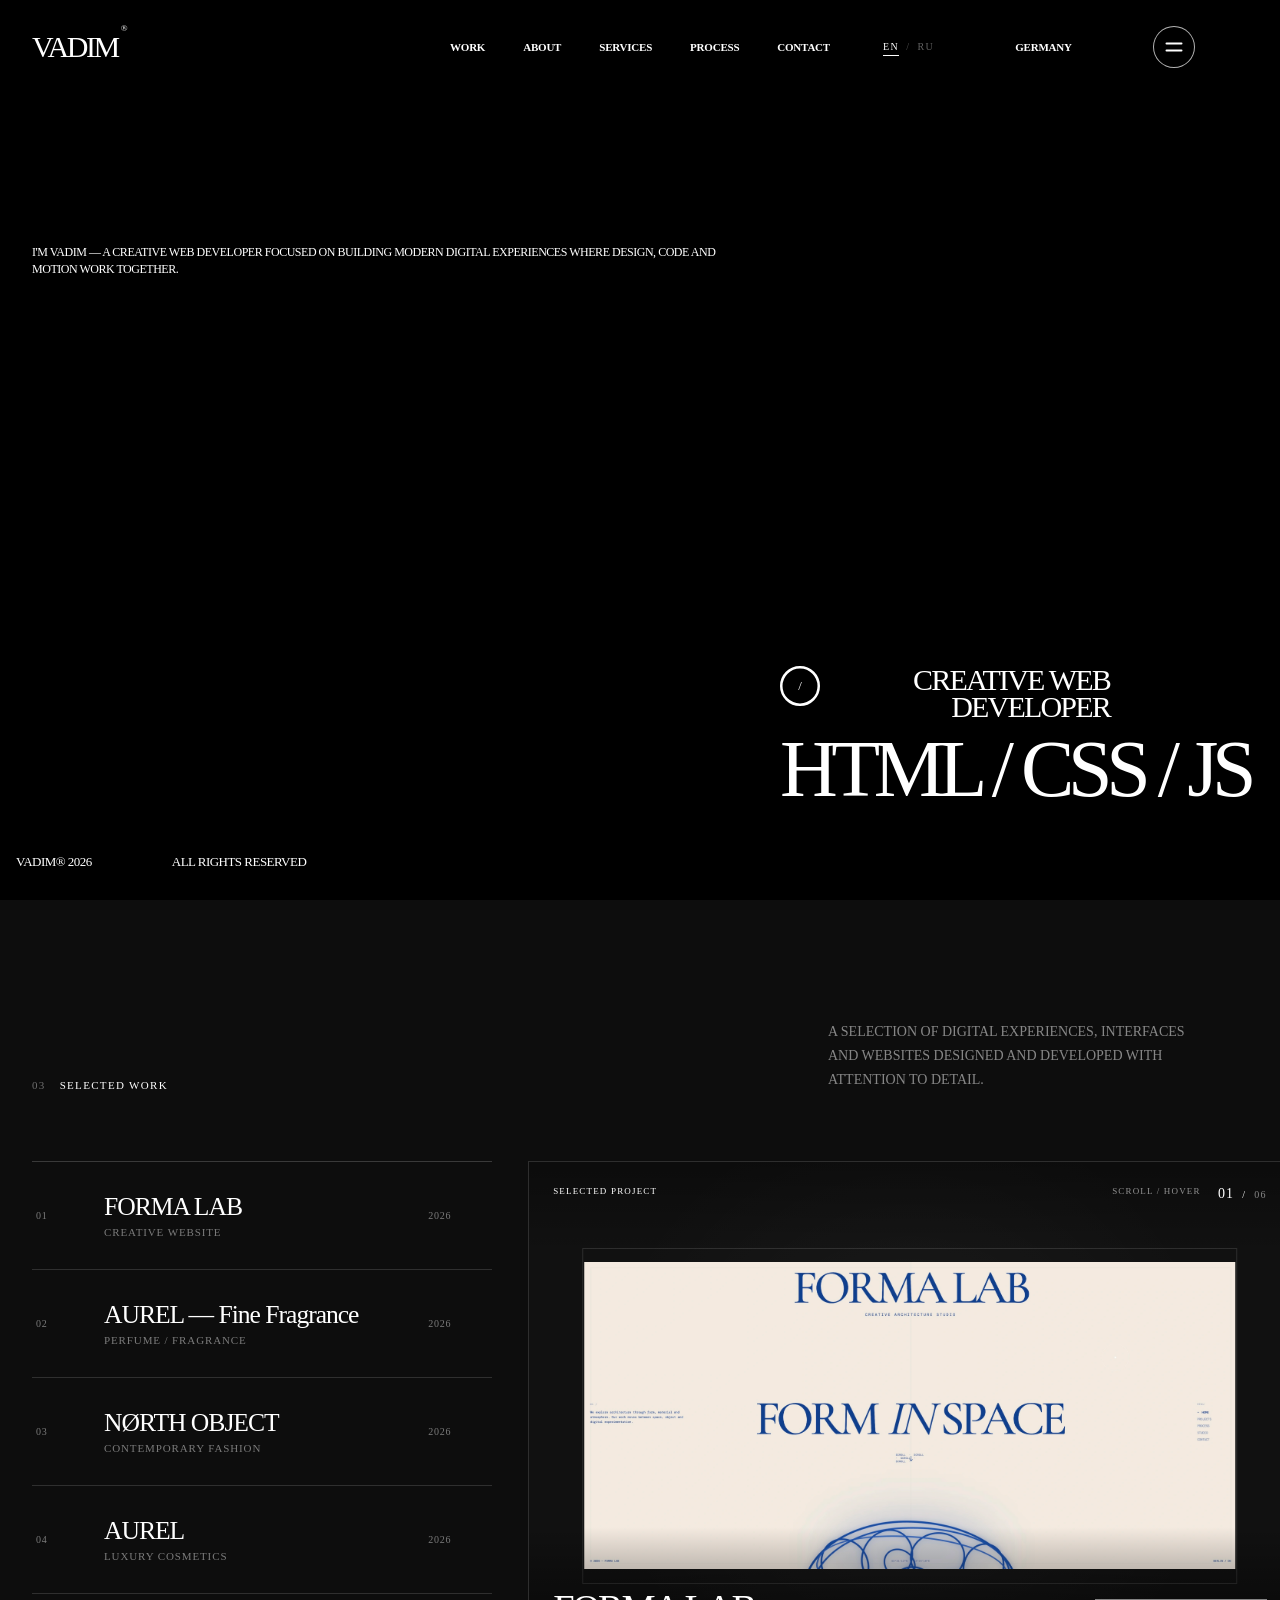
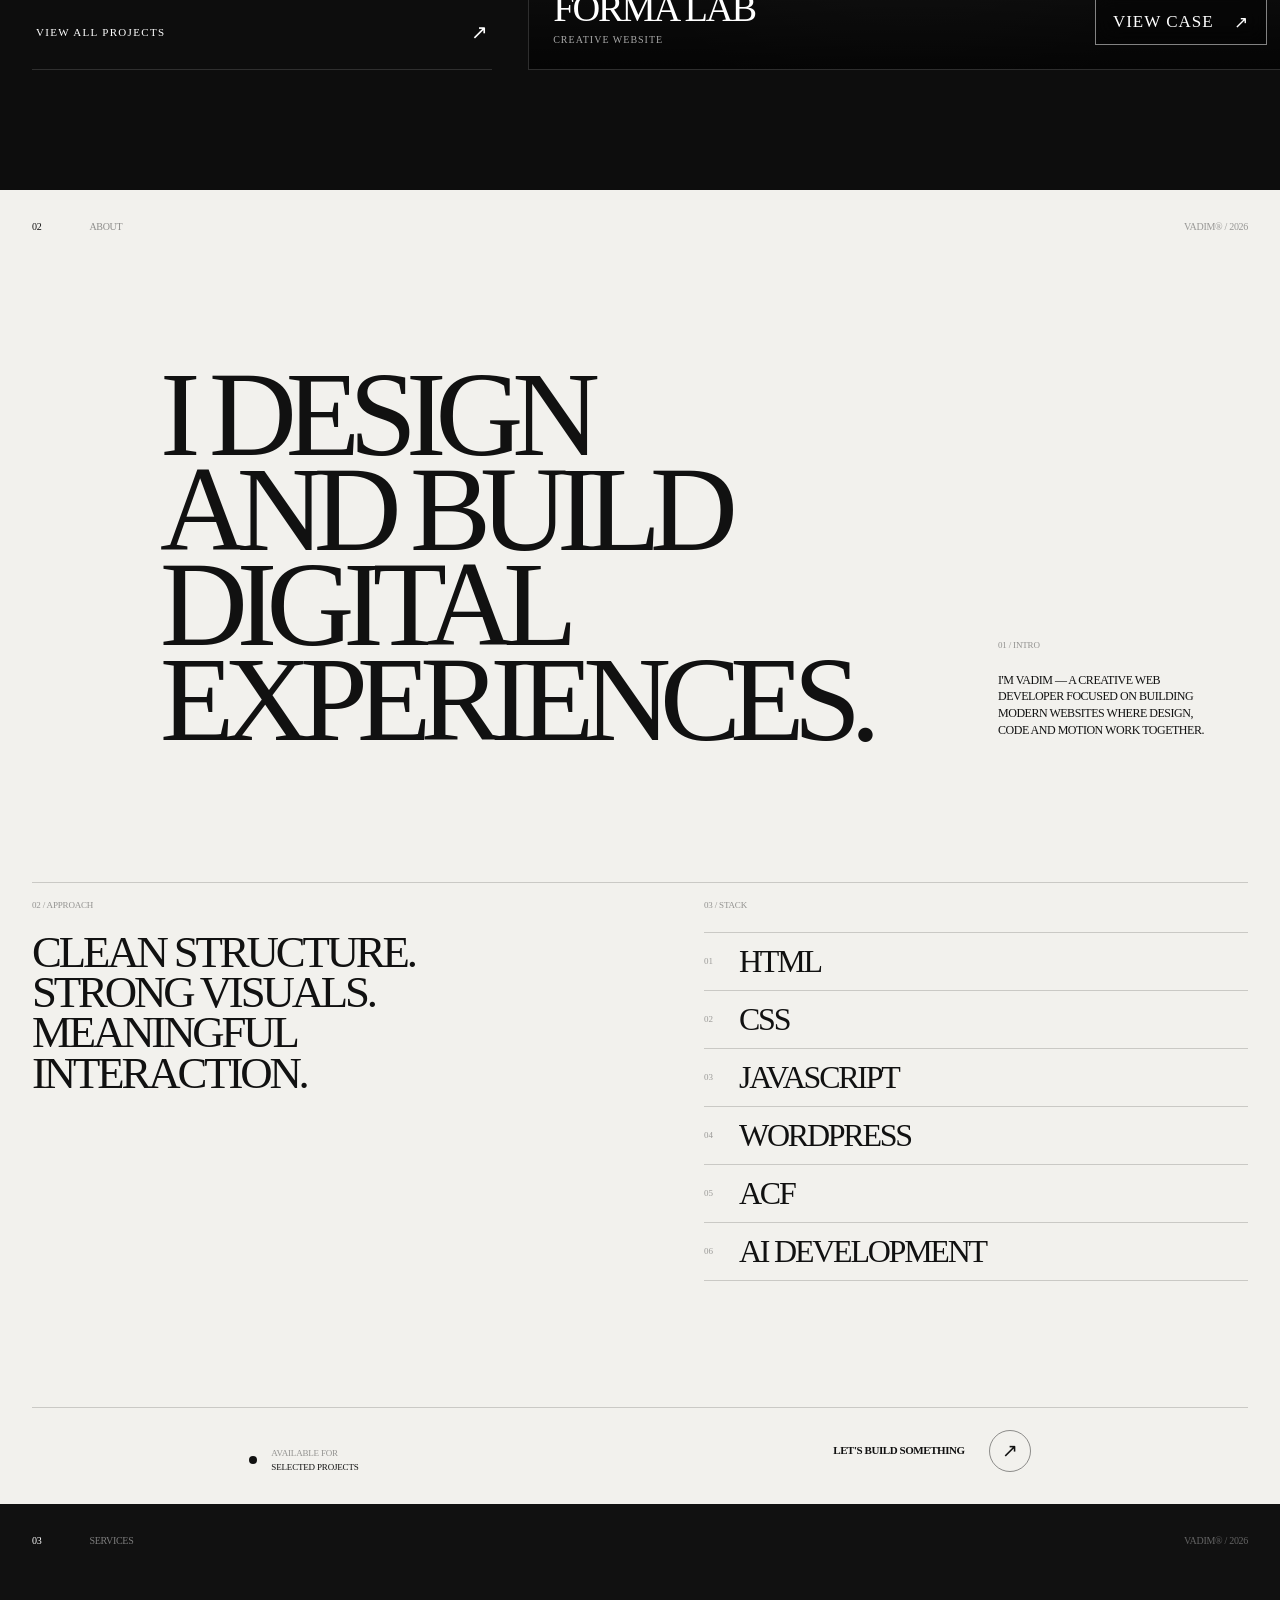
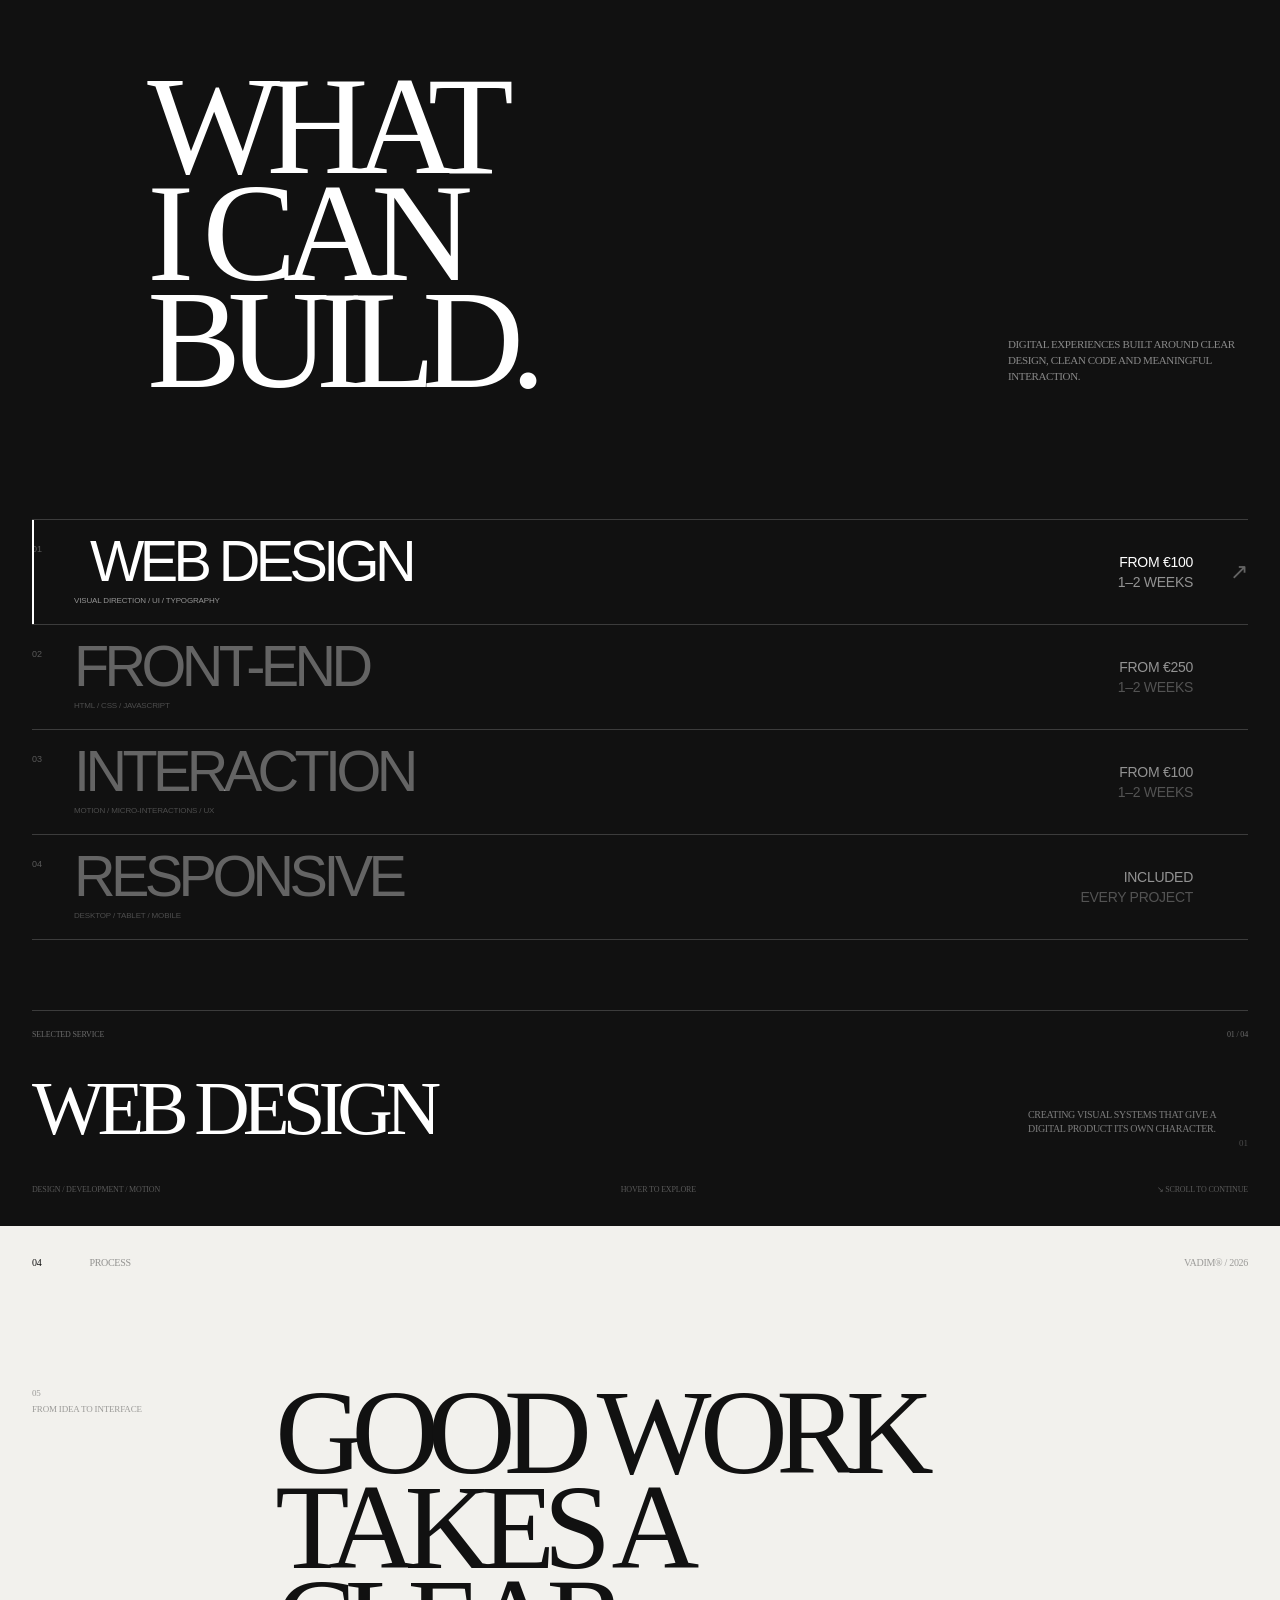
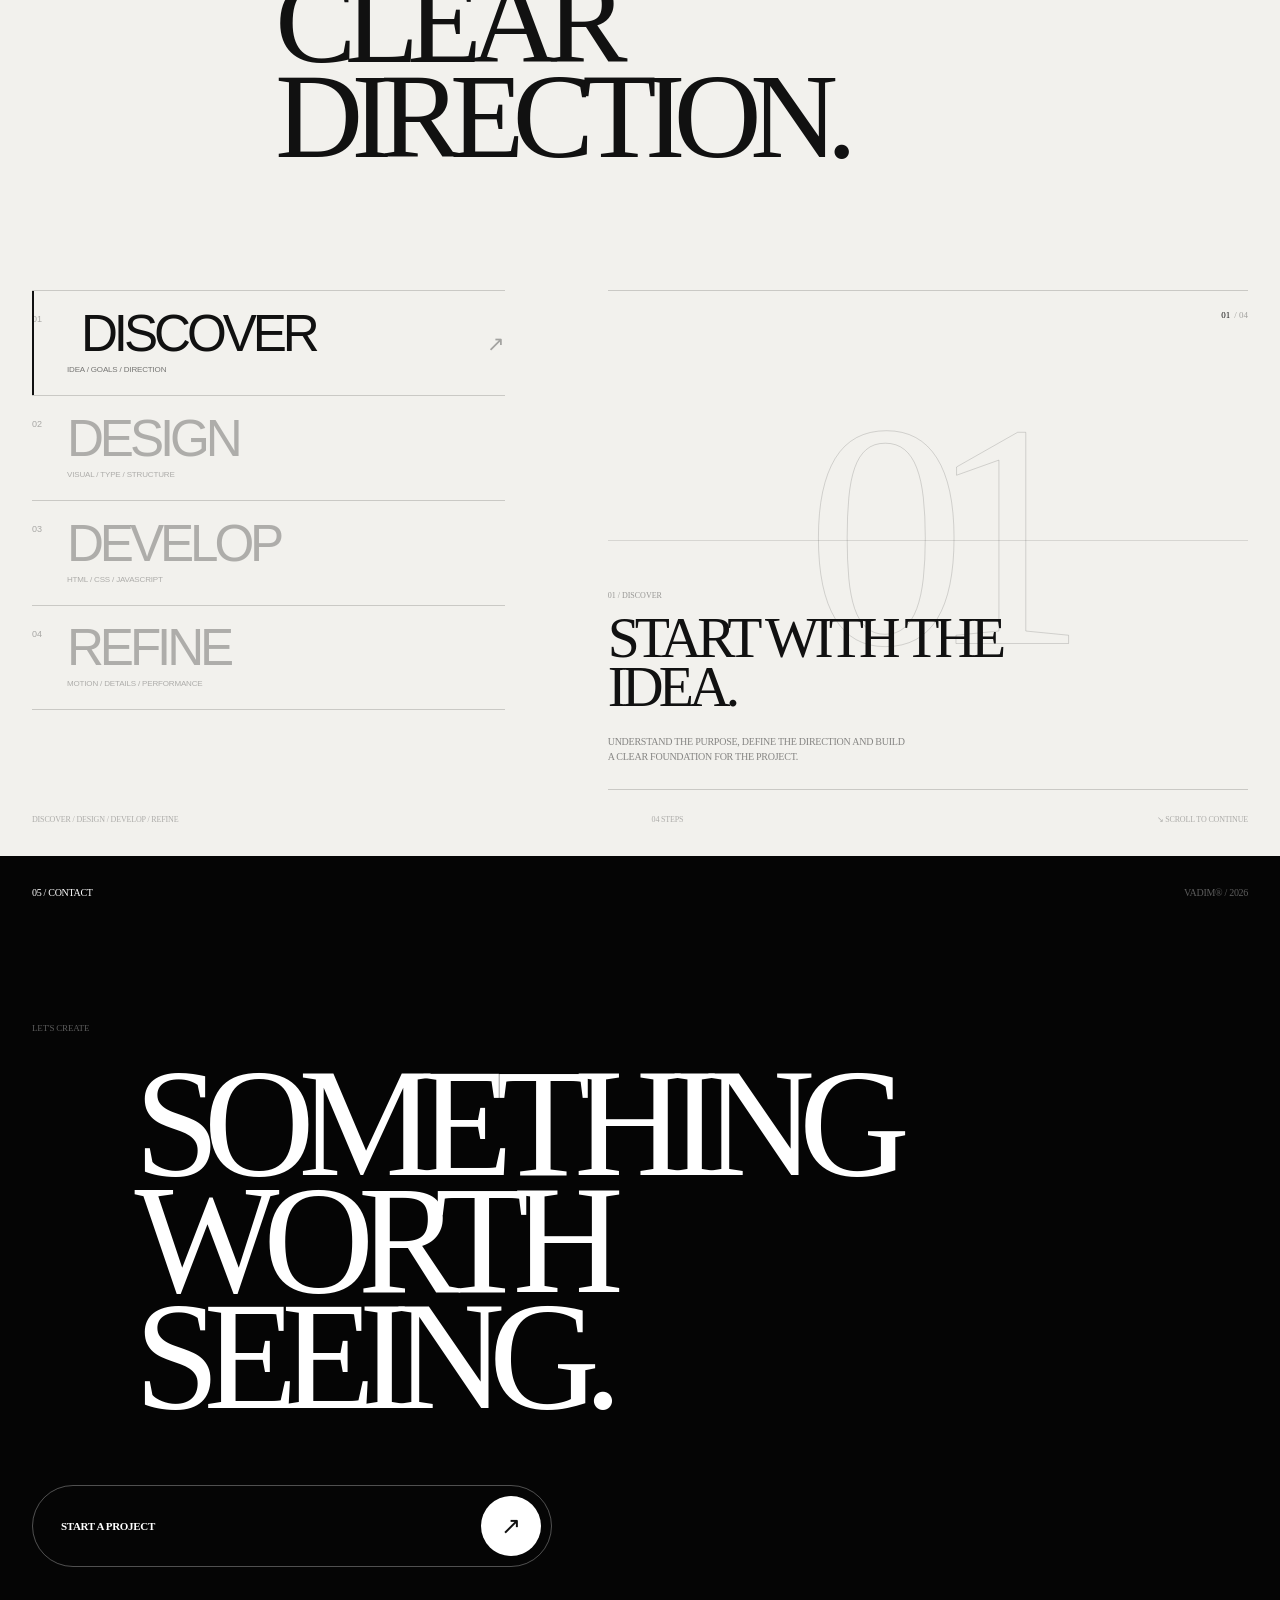
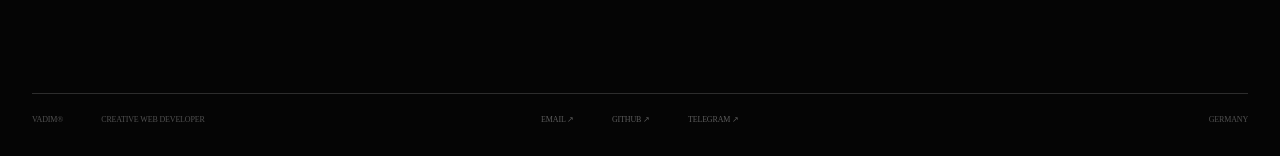
<file: index.html>
<!doctype html>
<html lang="en">
	<head>
		<meta charset="UTF-8" />
		<meta name="viewport" content="width=device-width, initial-scale=1.0" />

		<title>VADIM — Creative Web Developer</title>

		<link rel="preconnect" href="https://fonts.googleapis.com" />
		<link rel="preconnect" href="https://fonts.gstatic.com" crossorigin />

		<link
			href="https://fonts.googleapis.com/css2?family=Inter+Tight:wght@500&display=swap"
			rel="stylesheet"
		/>

		<link rel="shortcut icon" href="./icons/favicon.png" type="image/x-icon" />

		<link rel="stylesheet" href="./css/index.css" />
	</head>

	<body>
		<header class="header">
			<div class="header__inner">
				<a href="#" class="header__logo">VADIM<span>®</span></a>

				<nav class="header__nav">
					<a href="#work" class="header__link" data-i18n="navWork">WORK</a>
					<a href="#about" class="header__link" data-i18n="navAbout">ABOUT</a>
					<a href="#services" class="header__link" data-i18n="navServices"
						>SERVICES</a
					>
					<a href="#process" class="header__link" data-i18n="navProcess"
						>PROCESS</a
					>
					<a href="#contact" class="header__link" data-i18n="navContact"
						>CONTACT</a
					>
				</nav>

				<div class="header__right">
					<div class="language-switcher" aria-label="Language switcher">
						<button
							class="language-switcher__button is-active"
							type="button"
							data-language="en"
						>
							EN
						</button>

						<span>/</span>

						<button
							class="language-switcher__button"
							type="button"
							data-language="ru"
						>
							RU
						</button>
					</div>

					<span class="header__location" data-i18n="location"> GERMANY </span>

					<button
						class="header__menu-button"
						id="header-menu-button"
						type="button"
						aria-label="Open menu"
						aria-expanded="false"
						aria-controls="header-menu"
					>
						<span></span>
						<span></span>
					</button>
				</div>
			</div>

			<div class="header__menu" id="header-menu" aria-hidden="true">
				<div class="header__menu-top">
					<span>VADIM® 2026</span>

					<button
						class="header__menu-close"
						id="header-menu-close"
						type="button"
						aria-label="Close menu"
					>
						<span></span>
						<span></span>
					</button>
				</div>

				<nav class="header__menu-nav">
					<a href="#work" class="header__menu-link">
						<span>01</span>
						<strong data-i18n="navWork">WORK</strong>
					</a>

					<a href="#about" class="header__menu-link">
						<span>02</span>
						<strong data-i18n="navAbout">ABOUT</strong>
					</a>

					<a href="#services" class="header__menu-link">
						<span>03</span>
						<strong data-i18n="navServices">SERVICES</strong>
					</a>

					<a href="#process" class="header__menu-link">
						<span>04</span>
						<strong data-i18n="navProcess">PROCESS</strong>
					</a>

					<a href="#contact" class="header__menu-link">
						<span>05</span>
						<strong data-i18n="navContact">CONTACT</strong>
					</a>
				</nav>

				<div class="header__menu-bottom">
					<span data-i18n="developer">CREATIVE WEB DEVELOPER</span>
					<span data-i18n="germany2026">GERMANY — 2026</span>
				</div>
			</div>
		</header>

		<main id="scroll-spacer">
			<section class="hero">
				<div class="hero__cursor" id="custom-cursor">
					<svg viewBox="0 0 48 48" aria-hidden="true">
						<circle
							cx="24"
							cy="24"
							r="22.75"
							fill="none"
							stroke="white"
							stroke-width="2.5"
						/>

						<path
							d="M17 18.5
							C20 15.5 27 15.5 30 18.5
							C32.5 21 31.5 25 28.5 26
							C25.5 27 22 26 20 28.5
							C18 31 20 34 23.5 34
							C27 34 30 31.5 31 29"
							fill="none"
							stroke="white"
							stroke-width="2.5"
							stroke-linecap="round"
						/>
					</svg>
				</div>

				<div class="hero__caption" data-i18n="heroCaption">
					I'M VADIM — A CREATIVE WEB DEVELOPER FOCUSED ON BUILDING MODERN
					DIGITAL EXPERIENCES WHERE DESIGN, CODE AND MOTION WORK TOGETHER.
				</div>

				<div class="hero__product" id="outro-info" data-outro-offset="166">
					<div class="hero__product-top">
						<div class="hero__symbol">
							<svg viewBox="0 0 40 40" aria-hidden="true">
								<circle
									cx="20"
									cy="20"
									r="18.75"
									fill="none"
									stroke="white"
									stroke-width="2.5"
								/>
							</svg>

							<span id="circle-symbol">8</span>
						</div>

						<div class="hero__collection" data-i18n="developer">
							CREATIVE WEB DEVELOPER
						</div>
					</div>

					<div class="hero__price">HTML / CSS / JS</div>
				</div>

				<div class="hero__video" id="main-canvas">
					<video
						id="video-left"
						class="hero__video-item"
						muted
						playsinline
						preload="auto"
					>
						<source
							src="https://d8j0ntlcm91z4.cloudfront.net/user_39ca84eAE1ODL9hbR5VhoEj8tBf/hf_20260625_154433_532a85d3-dabf-4265-b8bd-19ac6af31842.mp4"
							type="video/mp4"
						/>
					</video>

					<video
						id="video-right"
						class="hero__video-item"
						muted
						playsinline
						preload="auto"
					>
						<source
							src="https://d8j0ntlcm91z4.cloudfront.net/user_39ca84eAE1ODL9hbR5VhoEj8tBf/hf_20260625_154401_a664f076-b971-4557-8728-40ef9ea4c49b.mp4"
							type="video/mp4"
						/>
					</video>
				</div>

				<div class="hero__outro-overlay" id="outro-overlay"></div>

				<button
					class="hero__view"
					id="outro-buy"
					type="button"
					data-i18n="view"
				>
					view
				</button>

				<footer class="hero__footer" id="outro-footer">
					<span>VADIM® 2026</span>

					<span data-i18n="allRights"> ALL RIGHTS RESERVED </span>
				</footer>
			</section>

			<section class="work" id="work">
				<div class="work__header">
					<div class="section-label">
						<span>03</span>
						<span data-i18n="selectedWork">Selected work</span>
					</div>

					<p class="work__intro" data-i18n="workIntro">
						A selection of digital experiences, interfaces and websites designed
						and developed with attention to detail.
					</p>
				</div>

				<div class="work__showcase">
					<div class="work__projects">
						<article class="work-project is-active" data-project="0">
							<div class="work-project__number">01</div>

							<div class="work-project__info">
								<h3>FORMA LAB</h3>
								<p data-i18n="creativeWebsite">Creative website</p>
							</div>

							<div class="work-project__meta">
								<span>2026</span>
								<span>↗</span>
							</div>
						</article>

						<article class="work-project" data-project="1">
							<div class="work-project__number">02</div>

							<div class="work-project__info">
								<h3>AUREL — Fine Fragrance</h3>
								<p data-i18n="perfumeFragrance">Perfume / Fragrance</p>
							</div>

							<div class="work-project__meta">
								<span>2026</span>
								<span>↗</span>
							</div>
						</article>

						<article class="work-project" data-project="2">
							<div class="work-project__number">03</div>

							<div class="work-project__info">
								<h3>NØRTH OBJECT</h3>
								<p data-i18n="contemporaryFashion">Contemporary Fashion</p>
							</div>

							<div class="work-project__meta">
								<span>2026</span>
								<span>↗</span>
							</div>
						</article>

						<article class="work-project" data-project="3">
							<div class="work-project__number">04</div>

							<div class="work-project__info">
								<h3>AUREL</h3>
								<p data-i18n="luxuryCosmetics">Luxury cosmetics</p>
							</div>

							<div class="work-project__meta">
								<span>2026</span>
								<span>↗</span>
							</div>
						</article>

						<a href="portfolio.html" class="work__all-projects">
							<span data-i18n="viewAllProjects"> View all projects </span>
							<span>↗</span>
						</a>
					</div>

					<div class="work__preview">
						<div class="work__preview-counter">
							<span class="work__preview-current">01</span>
							<span>/</span>
							<span class="work__preview-total">06</span>
						</div>

						<div class="work__preview-images">
							<img
								class="work-preview-image is-active"
								src="./images/FORMA-LAB/FORMA-LAB-01.webp"
								alt="FORMA LAB home page"
								data-project="0"
								data-image="0"
							/>

							<img
								class="work-preview-image"
								src="./images/Aurel/Aurel-01.webp"
								alt="AUREL Fine Fragrance home page"
								data-project="1"
								data-image="0"
							/>

							<img
								class="work-preview-image"
								src="./images/NORTH/North-01.webp"
								alt="NØRTH OBJECT"
								data-project="2"
							/>

							<img
								class="work-preview-image"
								src="./images/Luxury/Luxury-01.webp"
								alt="AUREL Luxury Cosmetics"
								data-project="3"
							/>
						</div>

						<div class="work__preview-overlay"></div>

						<div class="work__preview-top">
							<span data-i18n="selectedProject"> Selected project </span>

							<span data-i18n="scrollHover"> Scroll / Hover </span>
						</div>

						<div class="work__preview-bottom">
							<div>
								<span class="work__preview-title"> FORMA LAB </span>

								<span
									class="work__preview-description"
									data-i18n="creativeWebsite"
								>
									Creative website
								</span>
							</div>

							<button
								class="work__preview-open"
								type="button"
								data-open-case="0"
							>
								<span data-i18n="viewCase">View case</span>
								<span>↗</span>
							</button>
						</div>
					</div>
				</div>
			</section>

			<div class="case-study" id="caseStudy">
				<div class="case-study__overlay"></div>

				<div class="case-study__window">
					<header class="case-study__header">
						<div class="case-study__label">
							<span data-i18n="caseStudy">Case study</span>
						</div>

						<button
							class="case-study__close"
							type="button"
							aria-label="Close case study"
						>
							<span></span>
							<span></span>
						</button>
					</header>

					<div class="case-study__content">
						<div class="case-study__hero">
							<div class="case-study__hero-meta">
								<span class="case-study__number">01</span>

								<span class="case-study__count" data-i18n="pages8">
									8 pages
								</span>
							</div>

							<h2 class="case-study__title">FORMA LAB</h2>

							<p class="case-study__description" data-i18n="caseDescription">
								Creative website focused on visual identity, interaction and
								digital presentation.
							</p>
						</div>

						<div class="case-study__stats">
							<div class="case-study__stat">
								<span data-i18n="pages">Pages</span>
								<strong>8</strong>
							</div>

							<div class="case-study__stat">
								<span data-i18n="sections">Sections</span>
								<strong>24</strong>
							</div>

							<div class="case-study__stat">
								<span data-i18n="year">Year</span>
								<strong>2026</strong>
							</div>

							<div class="case-study__stat">
								<span data-i18n="stack">Stack</span>
								<strong>HTML / CSS / JS</strong>
							</div>
						</div>

						<div class="case-study__gallery">
							<figure class="case-study__image">
								<img
									src="./images/FORMA-LAB/FORMA-LAB-01.webp"
									alt="FORMA LAB home page"
								/>

								<figcaption>
									<span>01</span>
									<span data-i18n="home">Home</span>
								</figcaption>
							</figure>

							<figure class="case-study__image">
								<img
									src="./images/FORMA-LAB/FORMA-LAB-02.webp"
									alt="FORMA LAB about page"
								/>

								<figcaption>
									<span>02</span>
									<span data-i18n="ourWork">Our Work</span>
								</figcaption>
							</figure>

							<figure class="case-study__image">
								<img
									src="./images/FORMA-LAB/FORMA-LAB-03.webp"
									alt="FORMA LAB projects page"
								/>

								<figcaption>
									<span>03</span>
									<span data-i18n="ourWork">Our Work</span>
								</figcaption>
							</figure>

							<figure class="case-study__image">
								<img
									src="./images/FORMA-LAB/FORMA-LAB-04.webp"
									alt="FORMA LAB process page"
								/>

								<figcaption>
									<span>04</span>
									<span data-i18n="process">Process</span>
								</figcaption>
							</figure>

							<figure class="case-study__image">
								<img
									src="./images/FORMA-LAB/FORMA-LAB-05.webp"
									alt="FORMA LAB manifesto page"
								/>

								<figcaption>
									<span>05</span>
									<span data-i18n="manifesto">Manifesto</span>
								</figcaption>
							</figure>

							<figure class="case-study__image">
								<img
									src="./images/FORMA-LAB/FORMA-LAB-06.webp"
									alt="FORMA LAB contact page"
								/>

								<figcaption>
									<span>06</span>
									<span data-i18n="contact">Contact</span>
								</figcaption>
							</figure>
						</div>
					</div>
				</div>
			</div>

			<section class="about" id="about">
				<div class="about__top">
					<div class="about__label">
						<span>02</span>
						<span data-i18n="about">ABOUT</span>
					</div>

					<span class="about__year"> VADIM® / 2026 </span>
				</div>

				<div class="about__hero">
					<h2 class="about__title">
						<span data-i18n="aboutTitle1">I DESIGN</span>
						<br />

						<span data-i18n="aboutTitle2">AND BUILD</span>
						<br />

						<span data-i18n="aboutTitle3">DIGITAL</span>
						<br />

						<span data-i18n="aboutTitle4">EXPERIENCES.</span>
					</h2>

					<div class="about__intro">
						<span class="about__intro-label"> 01 / INTRO </span>

						<p data-i18n="aboutIntro">
							I'M VADIM — A CREATIVE WEB DEVELOPER FOCUSED ON BUILDING MODERN
							WEBSITES WHERE DESIGN, CODE AND MOTION WORK TOGETHER.
						</p>
					</div>
				</div>

				<div class="about__middle">
					<div class="about__statement">
						<span class="about__small-label"> 02 / APPROACH </span>

						<p data-i18n="aboutApproach">
							CLEAN STRUCTURE.
							<br />
							STRONG VISUALS.
							<br />
							MEANINGFUL INTERACTION.
						</p>
					</div>

					<div class="about__stack">
						<span class="about__small-label"> 03 / STACK </span>

						<div class="about__stack-list">
							<div>
								<span>01</span>
								<strong>HTML</strong>
							</div>

							<div>
								<span>02</span>
								<strong>CSS</strong>
							</div>

							<div>
								<span>03</span>
								<strong>JAVASCRIPT</strong>
							</div>

							<div>
								<span>04</span>
								<strong>WORDPRESS</strong>
							</div>

							<div>
								<span>05</span>
								<strong>ACF</strong>
							</div>

							<div>
								<span>06</span>
								<strong data-i18n="aiDevelopment"> AI Development </strong>
							</div>
						</div>
					</div>
				</div>

				<div class="about__bottom">
					<div class="about__availability">
						<span class="about__status"></span>

						<div>
							<span data-i18n="availableFor"> AVAILABLE FOR </span>

							<strong data-i18n="selectedProjects"> SELECTED PROJECTS </strong>
						</div>
					</div>

					<a href="#contact" class="about__contact">
						<span data-i18n="letsBuild"> LET'S BUILD SOMETHING </span>

						<strong>↗</strong>
					</a>
				</div>
			</section>

			<section class="services" id="services">
				<div class="services__top">
					<div class="services__label">
						<span>03</span>
						<span data-i18n="services">SERVICES</span>
					</div>

					<span class="services__year">VADIM® / 2026</span>
				</div>

				<div class="services__intro">
					<h2 class="services__title">
						<span data-i18n="servicesTitle1">WHAT</span>
						<br />

						<span data-i18n="servicesTitle2">I CAN</span>
						<br />

						<span data-i18n="servicesTitle3">BUILD.</span>
					</h2>

					<p class="services__description" data-i18n="servicesDescription">
						DIGITAL EXPERIENCES BUILT AROUND CLEAR DESIGN, CLEAN CODE AND
						MEANINGFUL INTERACTION.
					</p>
				</div>

				<div class="services__list">
					<!-- 01 -->
					<button
						class="services__item is-active"
						type="button"
						data-service="0"
					>
						<span class="services__number">01</span>

						<div class="services__main">
							<h3 data-i18n="webDesign">WEB DESIGN</h3>

							<p data-i18n="webDesignMeta">
								VISUAL DIRECTION / UI / TYPOGRAPHY
							</p>
						</div>

						<div class="services__pricing">
							<span data-i18n="webDesignPrice">FROM 10 000 ₽</span>
							<span data-i18n="webDesignTime">1–2 WEEKS</span>
						</div>

						<span class="services__arrow">↗</span>
					</button>

					<!-- 02 -->
					<button class="services__item" type="button" data-service="1">
						<span class="services__number">02</span>

						<div class="services__main">
							<h3 data-i18n="frontEnd">FRONT-END</h3>

							<p data-i18n="frontEndMeta">HTML / CSS / JAVASCRIPT</p>
						</div>

						<div class="services__pricing">
							<span data-i18n="frontEndPrice">FROM 25 000 ₽</span>
							<span data-i18n="frontEndTime">1–2 WEEKS</span>
						</div>

						<span class="services__arrow">↗</span>
					</button>

					<!-- 03 -->
					<button class="services__item" type="button" data-service="2">
						<span class="services__number">03</span>

						<div class="services__main">
							<h3 data-i18n="interaction">INTERACTION</h3>

							<p data-i18n="interactionMeta">
								MOTION / MICRO-INTERACTIONS / UX
							</p>
						</div>

						<div class="services__pricing">
							<span data-i18n="interactionPrice">FROM 10 000 ₽</span>
							<span data-i18n="interactionTime">1–2 WEEKS</span>
						</div>

						<span class="services__arrow">↗</span>
					</button>

					<!-- 04 -->
					<button class="services__item" type="button" data-service="3">
						<span class="services__number">04</span>

						<div class="services__main">
							<h3 data-i18n="responsive">RESPONSIVE</h3>

							<p data-i18n="responsiveMeta">DESKTOP / TABLET / MOBILE</p>
						</div>

						<div class="services__pricing">
							<span data-i18n="responsivePrice">INCLUDED</span>
							<span data-i18n="responsiveTime">EVERY PROJECT</span>
						</div>

						<span class="services__arrow">↗</span>
					</button>
				</div>

				<div class="services__feature">
					<div class="services__feature-top">
						<span data-i18n="selectedService"> SELECTED SERVICE </span>

						<span>
							<span id="services-current">01</span>
							/ 04
						</span>
					</div>

					<div class="services__feature-content">
						<strong id="services-title" data-i18n="webDesign">
							WEB DESIGN
						</strong>

						<p id="services-text" data-i18n="serviceWebDesignText">
							CREATING VISUAL SYSTEMS THAT GIVE A DIGITAL PRODUCT ITS OWN
							CHARACTER.
						</p>
					</div>

					<div class="services__feature-index">
						<span id="services-index">01</span>
					</div>
				</div>

				<div class="services__bottom">
					<span data-i18n="designDevelopmentMotion">
						DESIGN / DEVELOPMENT / MOTION
					</span>

					<span data-i18n="hoverExplore"> HOVER TO EXPLORE </span>

					<span data-i18n="scrollContinue"> ↘ SCROLL TO CONTINUE </span>
				</div>
			</section>

			<section class="process" id="process">
				<div class="process__top">
					<div class="process__label">
						<span>04</span>
						<span data-i18n="process">PROCESS</span>
					</div>

					<span class="process__year"> VADIM® / 2026 </span>
				</div>

				<div class="process__intro">
					<div class="process__intro-number">
						<span>05</span>

						<span data-i18n="fromIdeaToInterface">
							FROM IDEA TO INTERFACE
						</span>
					</div>

					<h2 class="process__title">
						<span data-i18n="goodWork"> GOOD WORK </span>

						<br />

						<span data-i18n="takesA"> TAKES A </span>

						<br />

						<span data-i18n="clear"> CLEAR </span>

						<br />

						<span data-i18n="direction"> DIRECTION. </span>
					</h2>
				</div>

				<div class="process__content">
					<div class="process__steps">
						<button
							class="process__step is-active"
							type="button"
							data-process="0"
						>
							<span class="process__step-number">01</span>

							<div class="process__step-main">
								<h3 data-i18n="discover">DISCOVER</h3>
								<p data-i18n="discoverMeta">IDEA / GOALS / DIRECTION</p>
							</div>

							<span class="process__step-arrow">↗</span>
						</button>

						<button class="process__step" type="button" data-process="1">
							<span class="process__step-number">02</span>

							<div class="process__step-main">
								<h3 data-i18n="design">DESIGN</h3>
								<p data-i18n="designMeta">VISUAL / TYPE / STRUCTURE</p>
							</div>

							<span class="process__step-arrow">↗</span>
						</button>

						<button class="process__step" type="button" data-process="2">
							<span class="process__step-number">03</span>

							<div class="process__step-main">
								<h3 data-i18n="develop">DEVELOP</h3>
								<p data-i18n="developMeta">HTML / CSS / JAVASCRIPT</p>
							</div>

							<span class="process__step-arrow">↗</span>
						</button>

						<button class="process__step" type="button" data-process="3">
							<span class="process__step-number">04</span>

							<div class="process__step-main">
								<h3 data-i18n="refine">REFINE</h3>
								<p data-i18n="refineMeta">MOTION / DETAILS / PERFORMANCE</p>
							</div>

							<span class="process__step-arrow">↗</span>
						</button>
					</div>

					<div class="process__visual">
						<div class="process__visual-index">
							<span id="process-current">01</span>
							<span>/ 04</span>
						</div>

						<div class="process__visual-number" id="process-number">01</div>

						<div class="process__visual-info">
							<span id="process-label" data-i18n="processDiscoverLabel">
								01 / DISCOVER
							</span>

							<strong id="process-title" data-i18n="processDiscoverTitle">
								START WITH THE IDEA.
							</strong>

							<p id="process-text" data-i18n="processDiscoverText">
								UNDERSTAND THE PURPOSE, DEFINE THE DIRECTION AND BUILD A CLEAR
								FOUNDATION FOR THE PROJECT.
							</p>
						</div>

						<div class="process__visual-line"></div>
					</div>
				</div>

				<div class="process__bottom">
					<span data-i18n="processSteps">
						DISCOVER / DESIGN / DEVELOP / REFINE
					</span>

					<span data-i18n="fourSteps"> 04 STEPS </span>

					<span data-i18n="scrollContinue"> ↘ SCROLL TO CONTINUE </span>
				</div>
			</section>

			<section class="contact" id="contact">
				<div class="contact__top">
					<span data-i18n="contactLabel"> 05 / CONTACT </span>

					<span> VADIM® / 2026 </span>
				</div>

				<div class="contact__content">
					<div class="contact__statement">
						<span data-i18n="letsCreate"> LET'S CREATE </span>

						<h2>
							<span data-i18n="something"> SOMETHING </span>

							<br />

							<span data-i18n="worth"> WORTH </span>

							<br />

							<span data-i18n="seeing"> SEEING. </span>
						</h2>
					</div>

					<a href="mailto:khatmullinv@list.ru" class="contact__cta">
						<span data-i18n="startProject"> START A PROJECT </span>

						<strong>↗</strong>
					</a>
				</div>

				<div class="contact__bottom">
					<div class="contact__identity">
						<span>VADIM®</span>

						<span data-i18n="developer"> CREATIVE WEB DEVELOPER </span>
					</div>

					<div class="contact__details">
						<a href="mailto:khatmullinv@list.ru">
							<span data-i18n="email">EMAIL</span> ↗
						</a>

						<a href="#"> <span>GITHUB</span> ↗ </a>

						<a
							href="https://t.me/xitsuma"
							target="_blank"
							rel="noopener noreferrer"
						>
							<span data-i18n="telegram">TELEGRAM</span> ↗
						</a>
					</div>

					<span class="contact__location" data-i18n="location"> GERMANY </span>
				</div>
			</section>
		</main>

		<script src="./js/header.js"></script>
		<script src="./js/hero.js"></script>
		<script src="./js/work.js"></script>
		<script src="./js/about.js"></script>
		<script src="./js/services.js"></script>
		<script src="./js/process.js"></script>
		<script src="./js/contact.js"></script>
		<script src="./js/language.js"></script>
	</body>
</html>
</file>
<file: css/index.css>
/* blocks.css */
@import url(./blocks/header.css);
@import url(./blocks/hero.css);
@import url(./blocks/about.css);
@import url(./blocks/work.css);
@import url(./blocks/services.css);
@import url(./blocks/process.css);
@import url(./blocks/language.css);
@import url(./blocks/contact.css);
</file>
